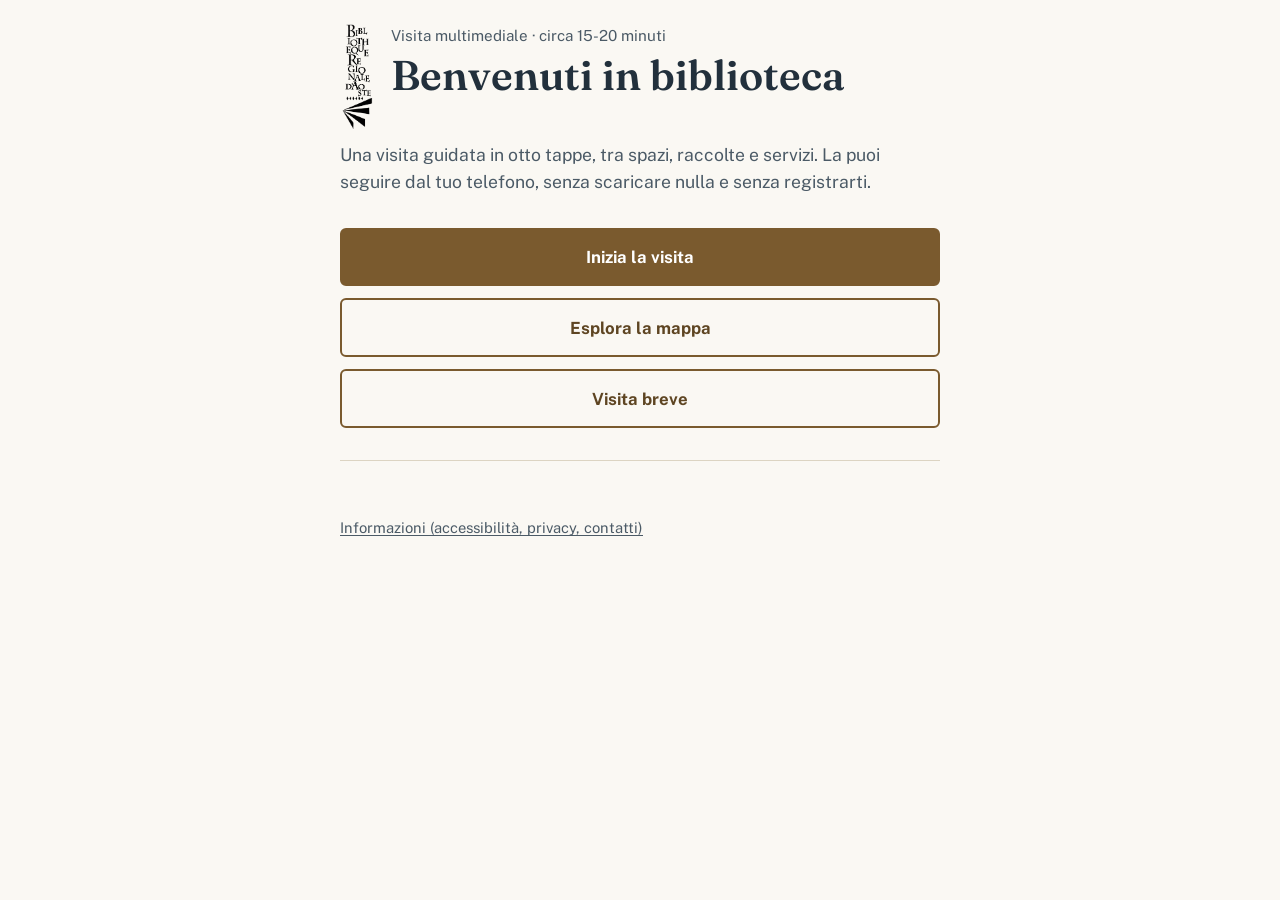
<file: index.html>
<!doctype html>
<html lang="it">
<head>
  <meta charset="utf-8" />
  <meta name="viewport" content="width=device-width, initial-scale=1" />
  <title>Visita multimediale in biblioteca</title>
  <meta name="description" content="Una visita guidata in otto tappe, dal tuo smartphone, senza installazione." />
  <link rel="stylesheet" href="assets/css/style.css" />
</head>
<body>
  <a class="skip-link" href="#main">Vai al contenuto</a>
  <main id="main" class="container">
    <div class="header-lockup">
      <span class="brand-logo-link" aria-hidden="true">
        <img class="brand-logo" src="assets/media/logo-biblioteca.png" alt="Biblioteca regionale B. Salvadori" />
      </span>
      <div class="header-lockup__text">
        <p class="eyebrow">Visita multimediale &middot; circa 15-20 minuti</p>
        <h1>Benvenuti in biblioteca</h1>
      </div>
    </div>
    <p class="subtitle">
      Una visita guidata in otto tappe, tra spazi, raccolte e servizi. La puoi
      seguire dal tuo telefono, senza scaricare nulla e senza registrarti.
    </p>

    <div style="margin-top: 2rem;">
      <a class="button" href="q/01/?facile=0">Inizia la visita</a>
      <a class="button button--secondary" href="mappa/">Esplora la mappa</a>
      <a class="button button--secondary" href="q/01/?facile=1">Visita breve</a>
    </div>

    <hr class="divider" />
    
    <a class="footer-link" href="informazioni/">Informazioni (accessibilità, privacy, contatti)</a>
  </main>
</body>
</html>
</file>
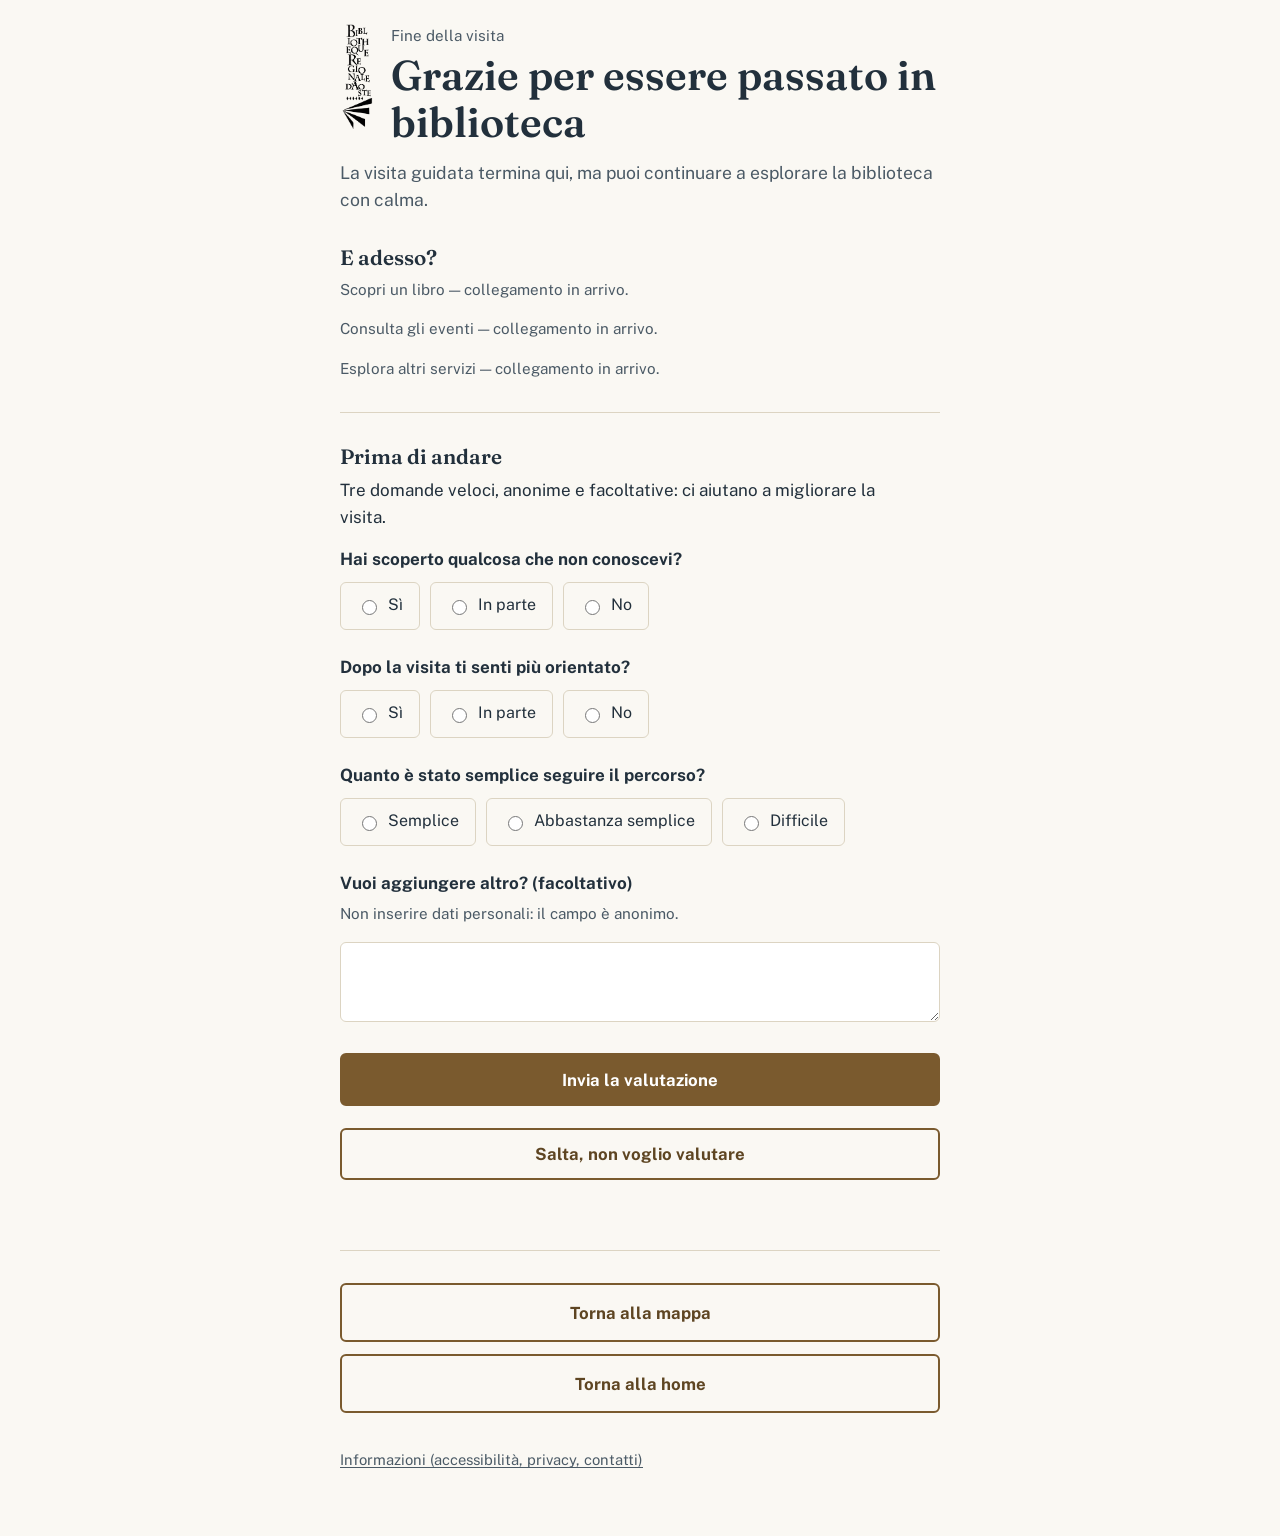
<file: conclusione/index.html>
<!doctype html>
<html lang="it">
<head>
  <meta charset="utf-8" />
  <meta name="viewport" content="width=device-width, initial-scale=1" />
  <title>Grazie per la visita — Biblioteca</title>
  <link rel="stylesheet" href="../assets/css/style.css" />
</head>
<body>
  <a class="skip-link" href="#main">Vai al contenuto</a>
  <main id="main" class="container">
    <div class="header-lockup">
      <a class="brand-logo-link" href="../" aria-label="Torna alla pagina iniziale">
        <img class="brand-logo" src="../assets/media/logo-biblioteca.png" alt="Biblioteca regionale B. Salvadori" />
      </a>
      <div class="header-lockup__text">
        <p class="eyebrow">Fine della visita</p>
        <h1>Grazie per essere passato in biblioteca</h1>
      </div>
    </div>
    <p class="subtitle">La visita guidata termina qui, ma puoi continuare a esplorare la biblioteca con calma.</p>

    <h2>E adesso?</h2>
    <div id="azioni-root">
      <p class="state-message">Caricamento…</p>
    </div>

    <hr class="divider" />

    <h2>Prima di andare</h2>
    <p>Tre domande veloci, anonime e facoltative: ci aiutano a migliorare la visita.</p>
    <div id="valutazione-root"></div>

    <hr class="divider" />
    <a class="button button--secondary" href="../mappa/">Torna alla mappa</a>
    <a class="button button--secondary" href="../">Torna alla home</a>
    <a class="footer-link" href="../informazioni/">Informazioni (accessibilità, privacy, contatti)</a>
  </main>

  <script src="../assets/js/config.js"></script>
  <script src="../assets/js/api.js"></script>
  <script src="../assets/js/conclusione.js"></script>
</body>
</html>
</file>
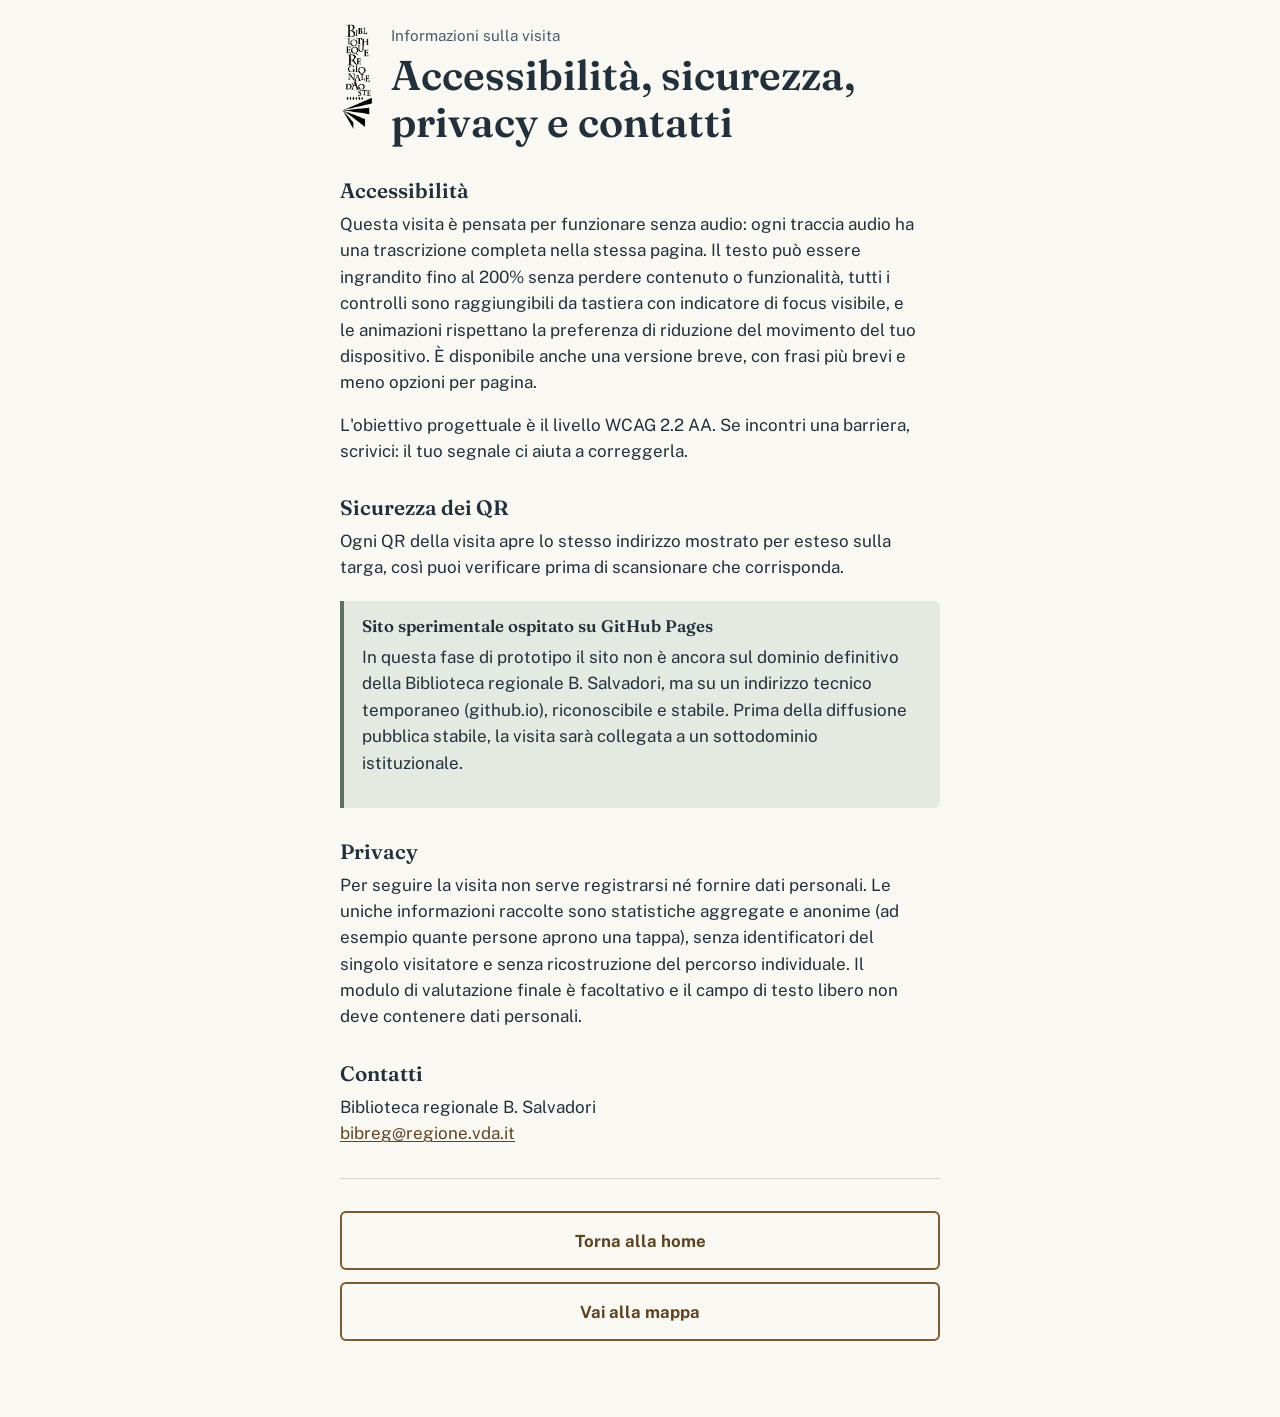
<file: informazioni/index.html>
<!doctype html>
<html lang="it">
<head>
  <meta charset="utf-8" />
  <meta name="viewport" content="width=device-width, initial-scale=1" />
  <title>Informazioni — Visita in biblioteca</title>
  <link rel="stylesheet" href="../assets/css/style.css" />
</head>
<body>
  <a class="skip-link" href="#main">Vai al contenuto</a>
  <main id="main" class="container">
    <div class="header-lockup">
      <a class="brand-logo-link" href="../" aria-label="Torna alla pagina iniziale">
        <img class="brand-logo" src="../assets/media/logo-biblioteca.png" alt="Biblioteca regionale B. Salvadori" />
      </a>
      <div class="header-lockup__text">
        <p class="eyebrow">Informazioni sulla visita</p>
        <h1>Accessibilità, sicurezza, privacy e contatti</h1>
      </div>
    </div>

    <h2>Accessibilità</h2>
    <p>
      Questa visita è pensata per funzionare senza audio: ogni traccia audio
      ha una trascrizione completa nella stessa pagina. Il testo può essere
      ingrandito fino al 200% senza perdere contenuto o funzionalità, tutti i
      controlli sono raggiungibili da tastiera con indicatore di focus
      visibile, e le animazioni rispettano la preferenza di riduzione del
      movimento del tuo dispositivo. È disponibile anche una versione breve,
      con frasi più brevi e meno opzioni per pagina.
    </p>
    <p>
      L'obiettivo progettuale è il livello WCAG 2.2 AA. Se incontri una
      barriera, scrivici: il tuo segnale ci aiuta a correggerla.
    </p>

    <h2>Sicurezza dei QR</h2>
    <p>
      Ogni QR della visita apre lo stesso indirizzo mostrato per esteso sulla
      targa, così puoi verificare prima di scansionare che corrisponda.
    </p>
    <div class="box">
      <h2>Sito sperimentale ospitato su GitHub Pages</h2>
      <p>
        In questa fase di prototipo il sito non è ancora sul dominio
        definitivo della Biblioteca regionale B. Salvadori, ma su un indirizzo
        tecnico temporaneo (github.io), riconoscibile e stabile. Prima della
        diffusione pubblica stabile, la visita sarà collegata a un
        sottodominio istituzionale.
      </p>
    </div>

    <h2>Privacy</h2>
    <p>
      Per seguire la visita non serve registrarsi né fornire dati personali.
      Le uniche informazioni raccolte sono statistiche aggregate e anonime
      (ad esempio quante persone aprono una tappa), senza identificatori del
      singolo visitatore e senza ricostruzione del percorso individuale. Il
      modulo di valutazione finale è facoltativo e il campo di testo libero
      non deve contenere dati personali.
    </p>

    <h2>Contatti</h2>
    <p>
      Biblioteca regionale B. Salvadori<br />
      <a href="mailto:bibreg@regione.vda.it">bibreg@regione.vda.it</a>
    </p>

    <hr class="divider" />
    <a class="button button--secondary" href="../">Torna alla home</a>
    <a class="button button--secondary" href="../mappa/">Vai alla mappa</a>
  </main>
</body>
</html>
</file>
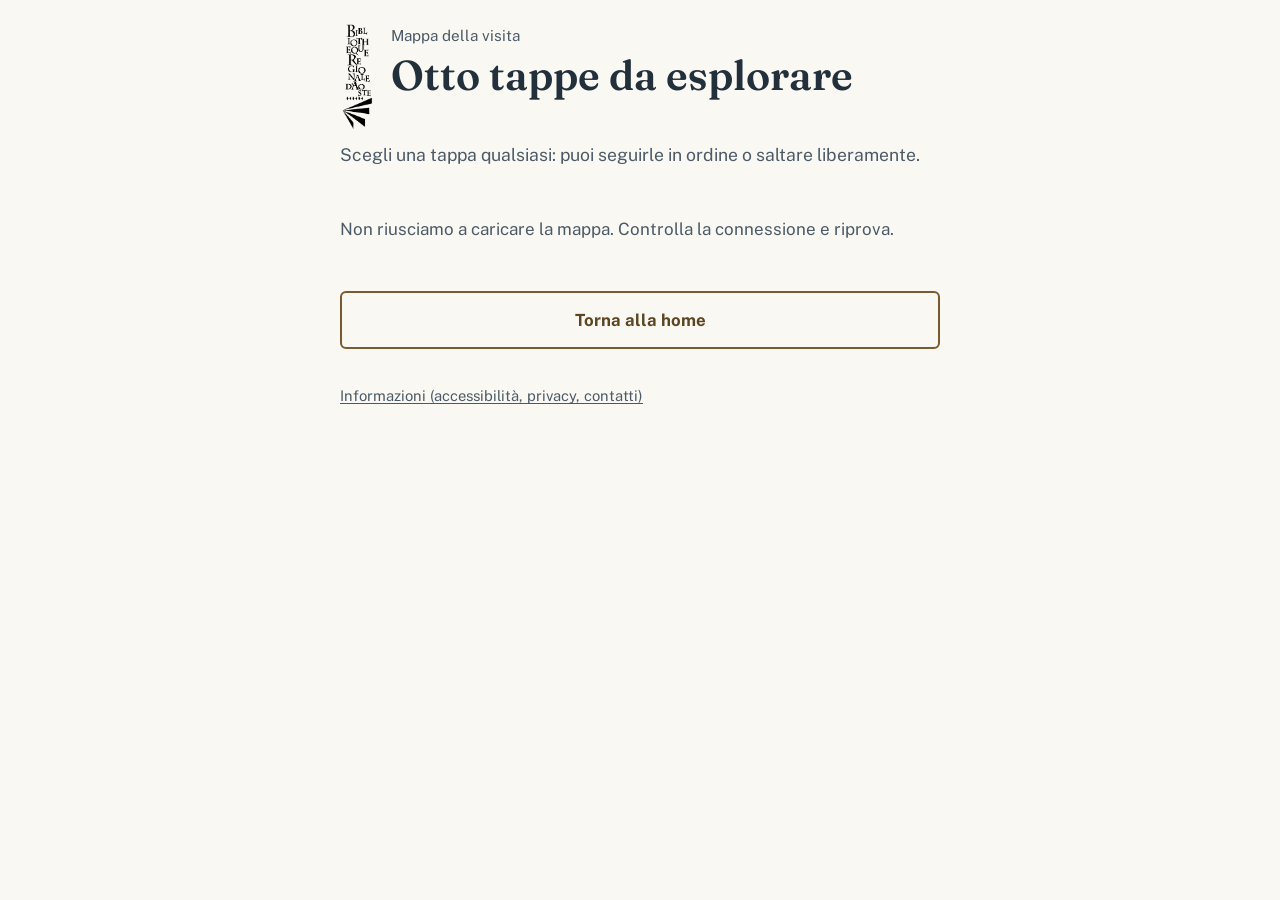
<file: mappa/index.html>
<!doctype html>
<html lang="it">
<head>
  <meta charset="utf-8" />
  <meta name="viewport" content="width=device-width, initial-scale=1" />
  <title>Mappa della visita — Biblioteca</title>
  <link rel="stylesheet" href="../assets/css/style.css" />
</head>
<body>
  <a class="skip-link" href="#main">Vai al contenuto</a>
  <main id="main" class="container">
    <div class="header-lockup">
      <a class="brand-logo-link" href="../" aria-label="Torna alla pagina iniziale">
        <img class="brand-logo" src="../assets/media/logo-biblioteca.png" alt="Biblioteca regionale B. Salvadori" />
      </a>
      <div class="header-lockup__text">
        <p class="eyebrow">Mappa della visita</p>
        <h1>Otto tappe da esplorare</h1>
      </div>
    </div>
    <p class="subtitle">Scegli una tappa qualsiasi: puoi seguirle in ordine o saltare liberamente.</p>

    <div id="mappa-root"></div>

    <a class="button button--secondary" href="../">Torna alla home</a>
    <a class="footer-link" href="../informazioni/">Informazioni (accessibilità, privacy, contatti)</a>
  </main>

  <script src="../assets/js/config.js"></script>
  <script src="../assets/js/api.js"></script>
  <script src="../assets/js/mappa.js"></script>
</body>
</html>
</file>
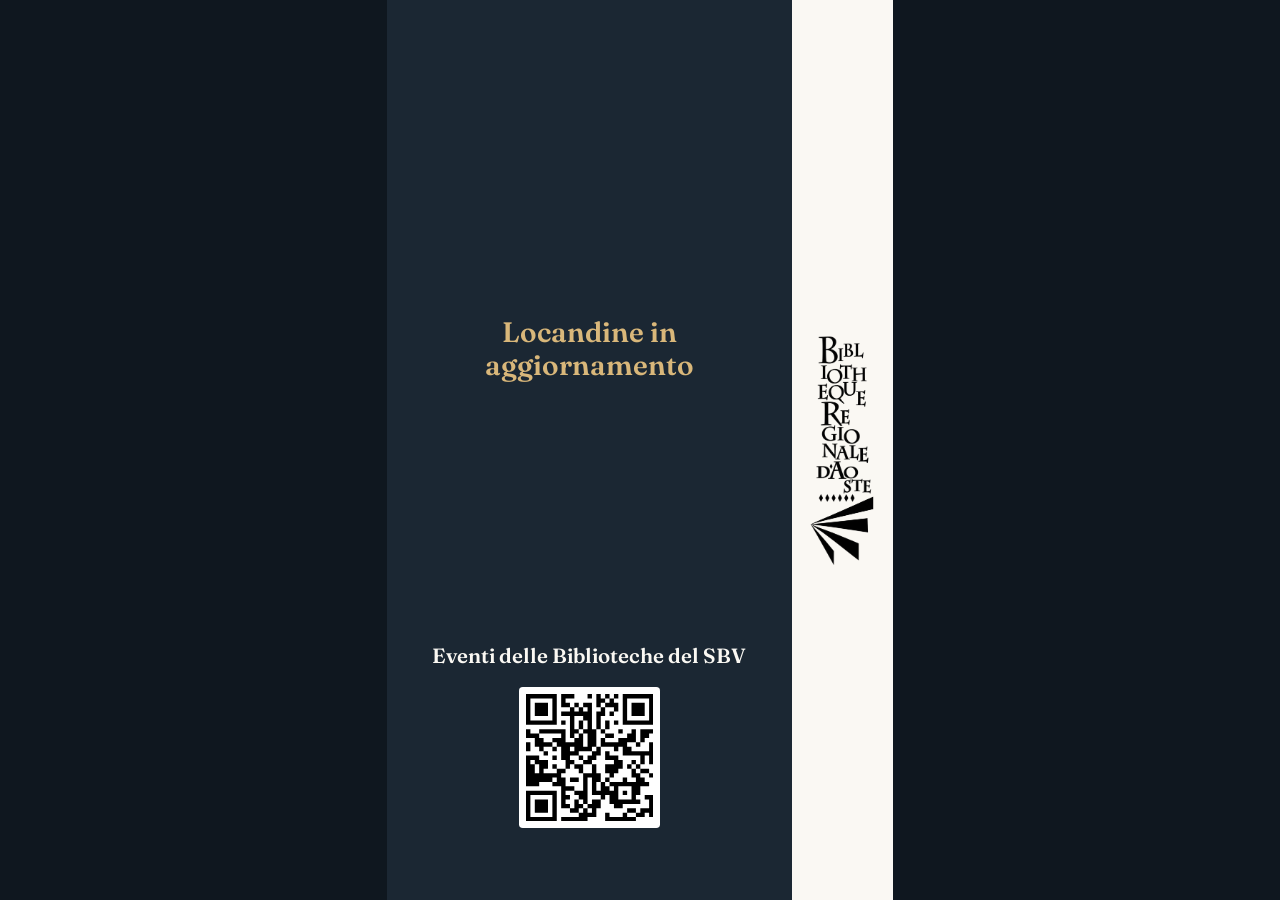
<file: tv-verticale/index.html>
<!doctype html>
<html lang="it">
<head>
  <meta charset="utf-8" />
  <meta name="viewport" content="width=device-width, initial-scale=1" />
  <meta name="robots" content="noindex" />
  <title>Canale TV verticale — Biblioteca</title>
  <link rel="stylesheet" href="../assets/css/tv-verticale.css" />
</head>
<!-- data-feed: quale elenco leggere (solo locandine, tutte quelle idonee).
     data-fallback-titolo: messaggio mostrato solo se non c'e' rete e non c'e'
     nessuna sequenza salvata. -->
<body data-feed="tv_verticale" data-fallback-titolo="Locandine in aggiornamento">
  <div class="stage">
    <main class="area" id="area" aria-live="off">
      <div class="slide" id="slide"></div>
      <p class="caption">Eventi delle Biblioteche del SBV</p>
      <!-- QR della pagina degli eventi: lo disegna tv.js (indirizzo in EVENTI_URL, in cima a tv.js) -->
      <div class="caption-qr" id="qr-eventi" role="img" aria-label="Codice QR per la pagina degli eventi"></div>
    </main>

    <aside class="band" aria-label="Biblioteca regionale B. Salvadori">
      <img class="band-logo" src="../assets/media/logo-biblioteca.png"
           alt="Biblioteca regionale B. Salvadori" />
    </aside>

    <!-- Piè tecnico: visibile solo al personale (tasto "i" oppure ?staff=1) -->
    <footer class="tech" id="tech" hidden></footer>
  </div>

  <script src="../assets/js/config.js"></script>
  <script src="../assets/js/vendor/qrcode.js"></script>
  <script src="../assets/js/tv.js"></script>
</body>
</html>
</file>
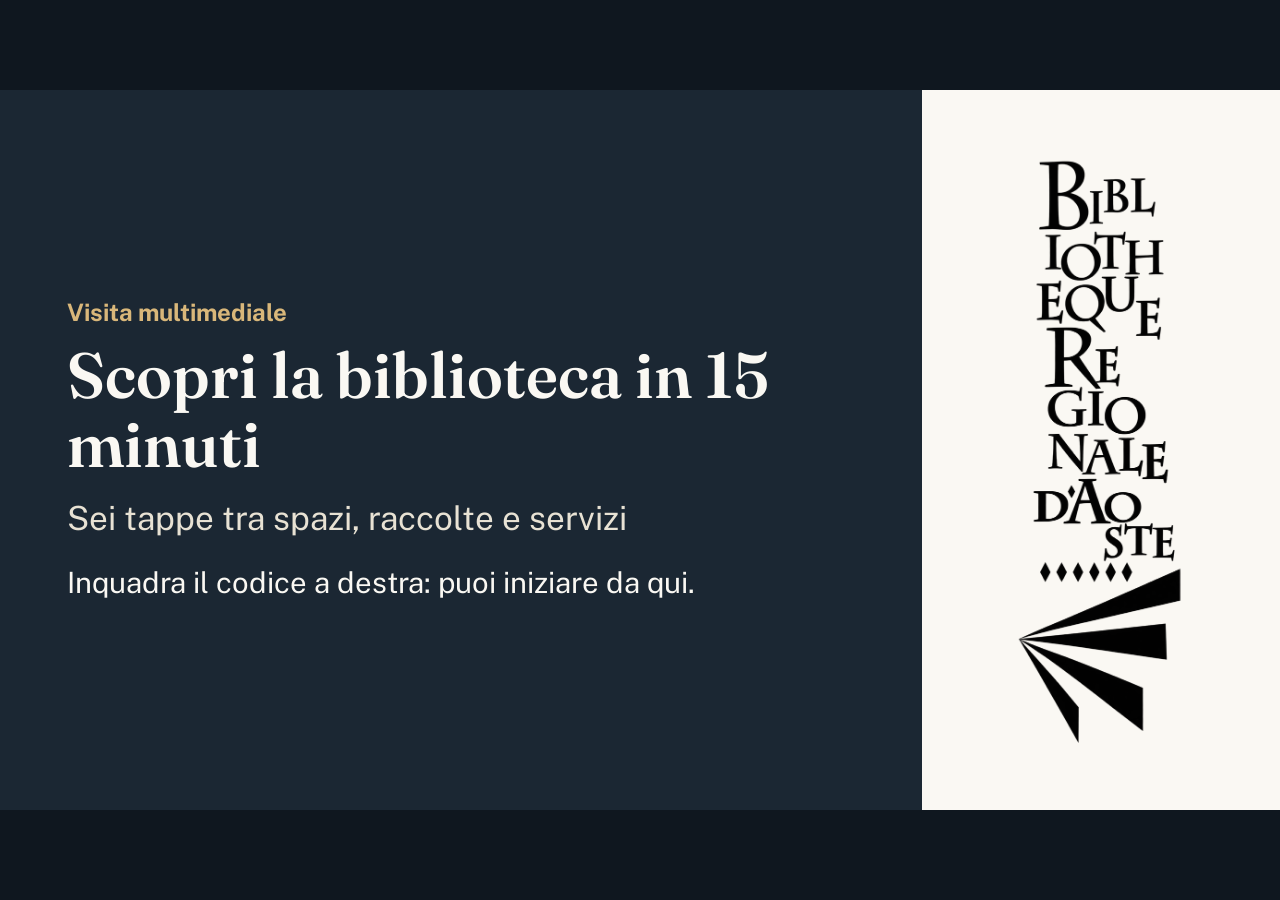
<file: tv/index.html>
<!doctype html>
<html lang="it">
<head>
  <meta charset="utf-8" />
  <meta name="viewport" content="width=device-width, initial-scale=1" />
  <meta name="robots" content="noindex" />
  <title>Canale TV — Biblioteca</title>
  <link rel="stylesheet" href="../assets/css/tv.css" />
</head>
<body>
  <div class="stage">
    <main class="area" id="area" aria-live="off">
      <div class="slide" id="slide"></div>
    </main>

    <aside class="band" aria-label="Come iniziare la visita">
      <img class="band-logo" src="../assets/media/logo-biblioteca.png"
           alt="Biblioteca regionale B. Salvadori" />
      <div class="band-qr" id="qr" role="img" aria-label="Codice QR per iniziare la visita"></div>
      <p class="band-url" id="url"></p>
	  <p class="band-cta">Scopri la biblioteca in 15 minuti</p>
    </aside>

    <!-- Piè tecnico: visibile solo al personale (tasto "i" oppure ?staff=1) -->
    <footer class="tech" id="tech" hidden></footer>
  </div>

  <script src="../assets/js/config.js"></script>
  <script src="../assets/js/vendor/qrcode.js"></script>
  <script src="../assets/js/tv.js"></script>
</body>
</html>
</file>
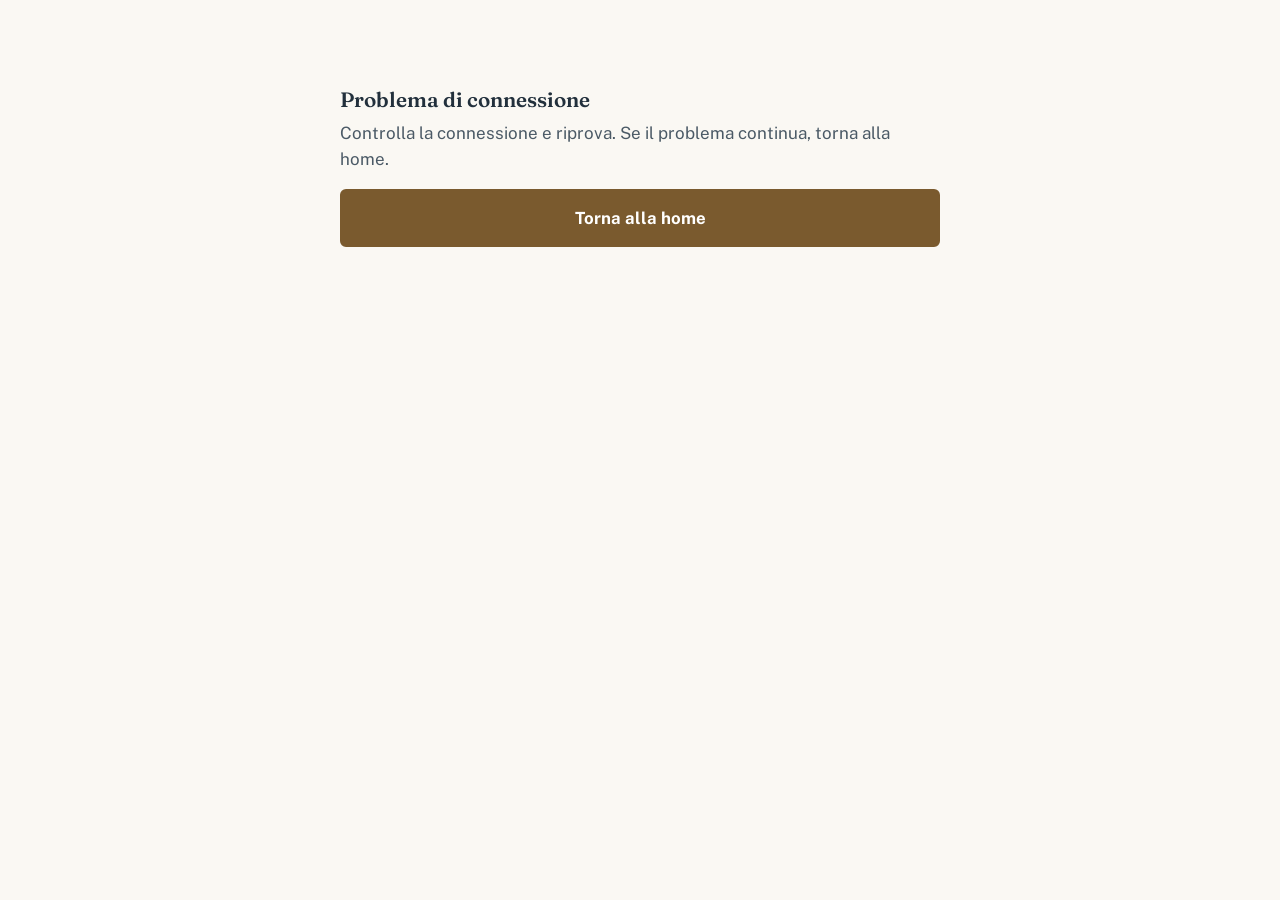
<file: q/01/index.html>
<!doctype html>
<html lang="it">
<head>
  <meta charset="utf-8" />
  <meta name="viewport" content="width=device-width, initial-scale=1" />
  <title>Tappa 1 — Visita in biblioteca</title>
  <link rel="stylesheet" href="../../assets/css/style.css" />
</head>
<body>
  <a class="skip-link" href="#main">Vai al contenuto</a>
  <main id="main" class="container">
    <div id="tappa-root"></div>
  </main>

  <script>
    // Identificatore permanente: questo URL (/q/01/) non cambia anche se
    // cambia lo slug editoriale del contenuto (doc 01 §5).
    window.TAPPA_SLUG = 'benvenuti-in-biblioteca';
  </script>
  <script src="../../assets/js/config.js"></script>
  <script src="../../assets/js/api.js"></script>
  <script src="../../assets/js/tappa.js"></script>
</body>
</html>
</file>
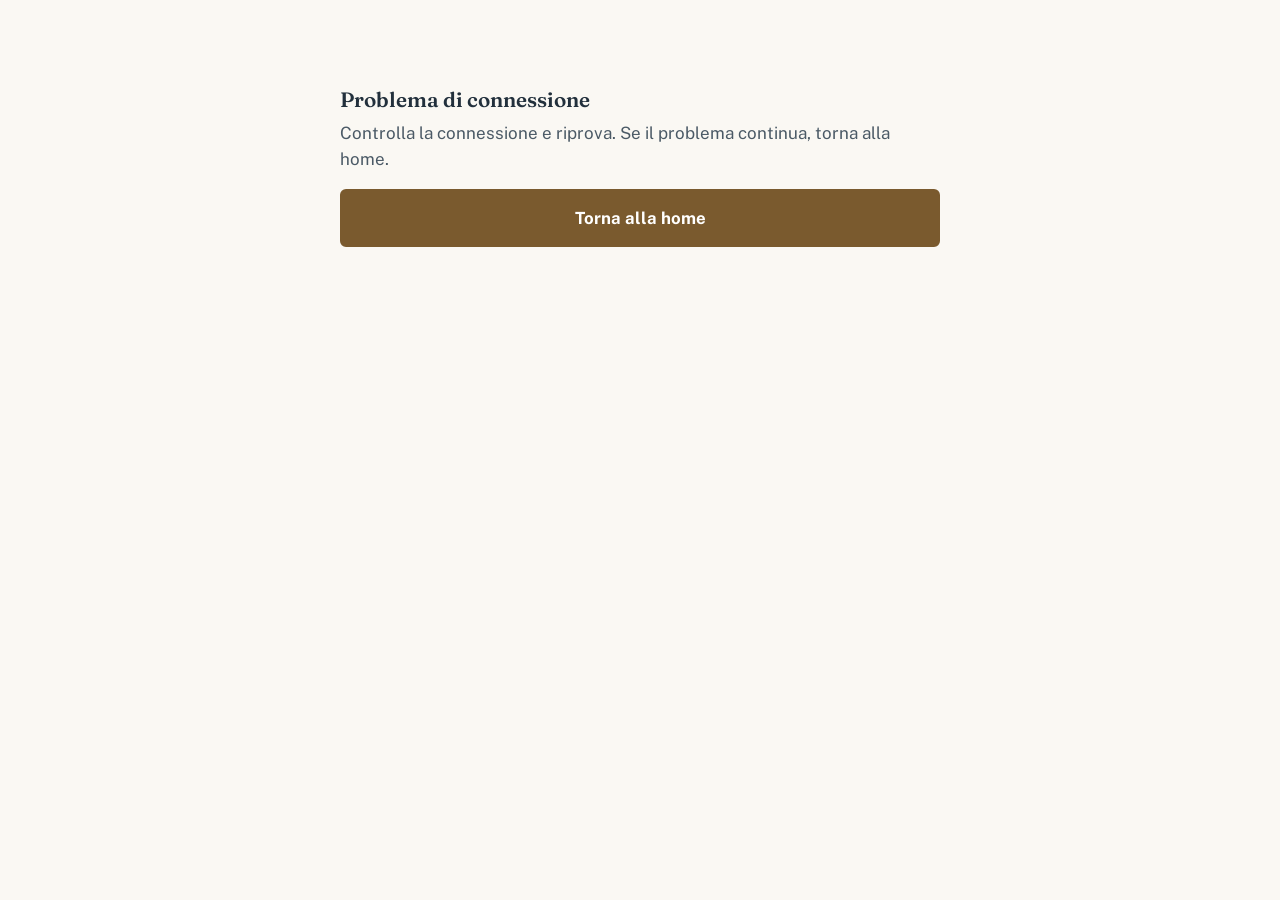
<file: q/02/index.html>
<!doctype html>
<html lang="it">
<head>
  <meta charset="utf-8" />
  <meta name="viewport" content="width=device-width, initial-scale=1" />
  <title>Tappa 2 — Visita in biblioteca</title>
  <link rel="stylesheet" href="../../assets/css/style.css" />
</head>
<body>
  <a class="skip-link" href="#main">Vai al contenuto</a>
  <main id="main" class="container">
    <div id="tappa-root"></div>
  </main>

  <script>
    // Identificatore permanente: questo URL (/q/01/) non cambia anche se
    // cambia lo slug editoriale del contenuto (doc 01 §5).
    window.TAPPA_SLUG = 'il-viaggio-di-un-libro';
  </script>
  <script src="../../assets/js/config.js"></script>
  <script src="../../assets/js/api.js"></script>
  <script src="../../assets/js/tappa.js"></script>
</body>
</html>
</file>
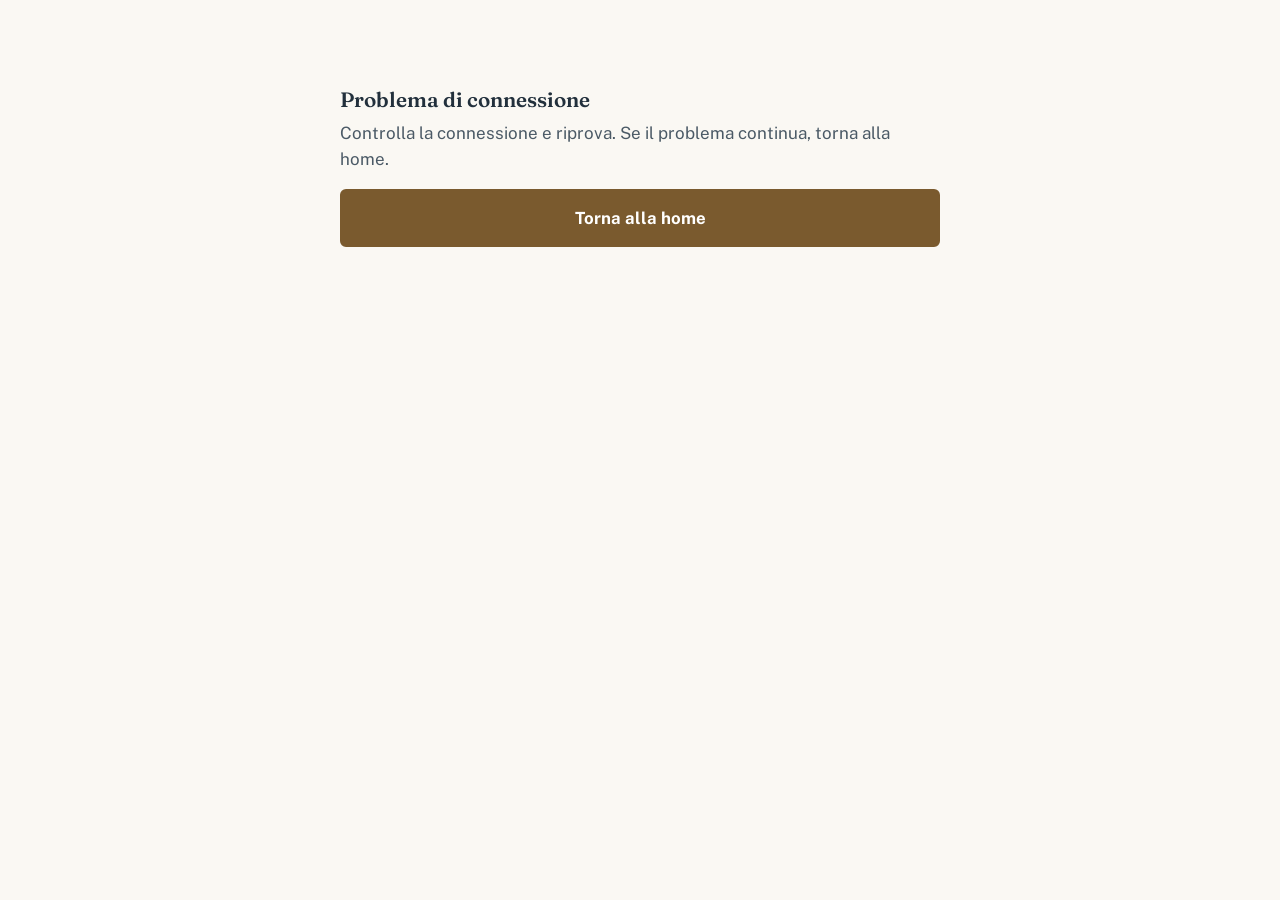
<file: q/03/index.html>
<!doctype html>
<html lang="it">
<head>
  <meta charset="utf-8" />
  <meta name="viewport" content="width=device-width, initial-scale=1" />
  <title>Tappa 3 — Visita in biblioteca</title>
  <link rel="stylesheet" href="../../assets/css/style.css" />
</head>
<body>
  <a class="skip-link" href="#main">Vai al contenuto</a>
  <main id="main" class="container">
    <div id="tappa-root"></div>
  </main>

  <script>
    // Identificatore permanente: questo URL (/q/01/) non cambia anche se
    // cambia lo slug editoriale del contenuto (doc 01 §5).
    window.TAPPA_SLUG = 'come-trovare-il-libro';
  </script>
  <script src="../../assets/js/config.js"></script>
  <script src="../../assets/js/api.js"></script>
  <script src="../../assets/js/tappa.js"></script>
</body>
</html>
</file>
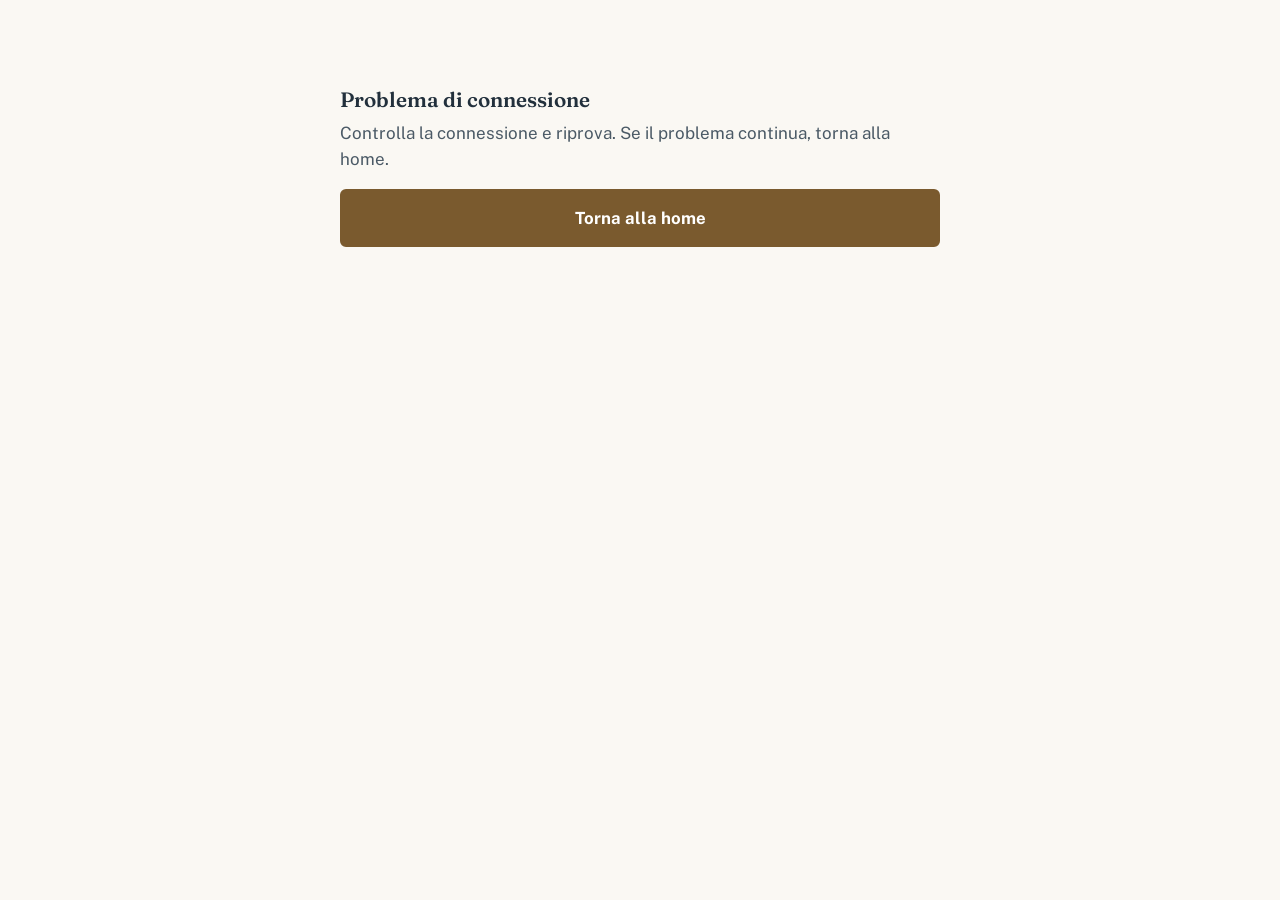
<file: q/04/index.html>
<!doctype html>
<html lang="it">
<head>
  <meta charset="utf-8" />
  <meta name="viewport" content="width=device-width, initial-scale=1" />
  <title>Tappa 4 — Visita in biblioteca</title>
  <link rel="stylesheet" href="../../assets/css/style.css" />
</head>
<body>
  <a class="skip-link" href="#main">Vai al contenuto</a>
  <main id="main" class="container">
    <div id="tappa-root"></div>
  </main>

  <script>
    // Identificatore permanente: questo URL (/q/01/) non cambia anche se
    // cambia lo slug editoriale del contenuto (doc 01 §5).
    window.TAPPA_SLUG = 'la-biblioteca-cresce';
  </script>
  <script src="../../assets/js/config.js"></script>
  <script src="../../assets/js/api.js"></script>
  <script src="../../assets/js/tappa.js"></script>
</body>
</html>
</file>
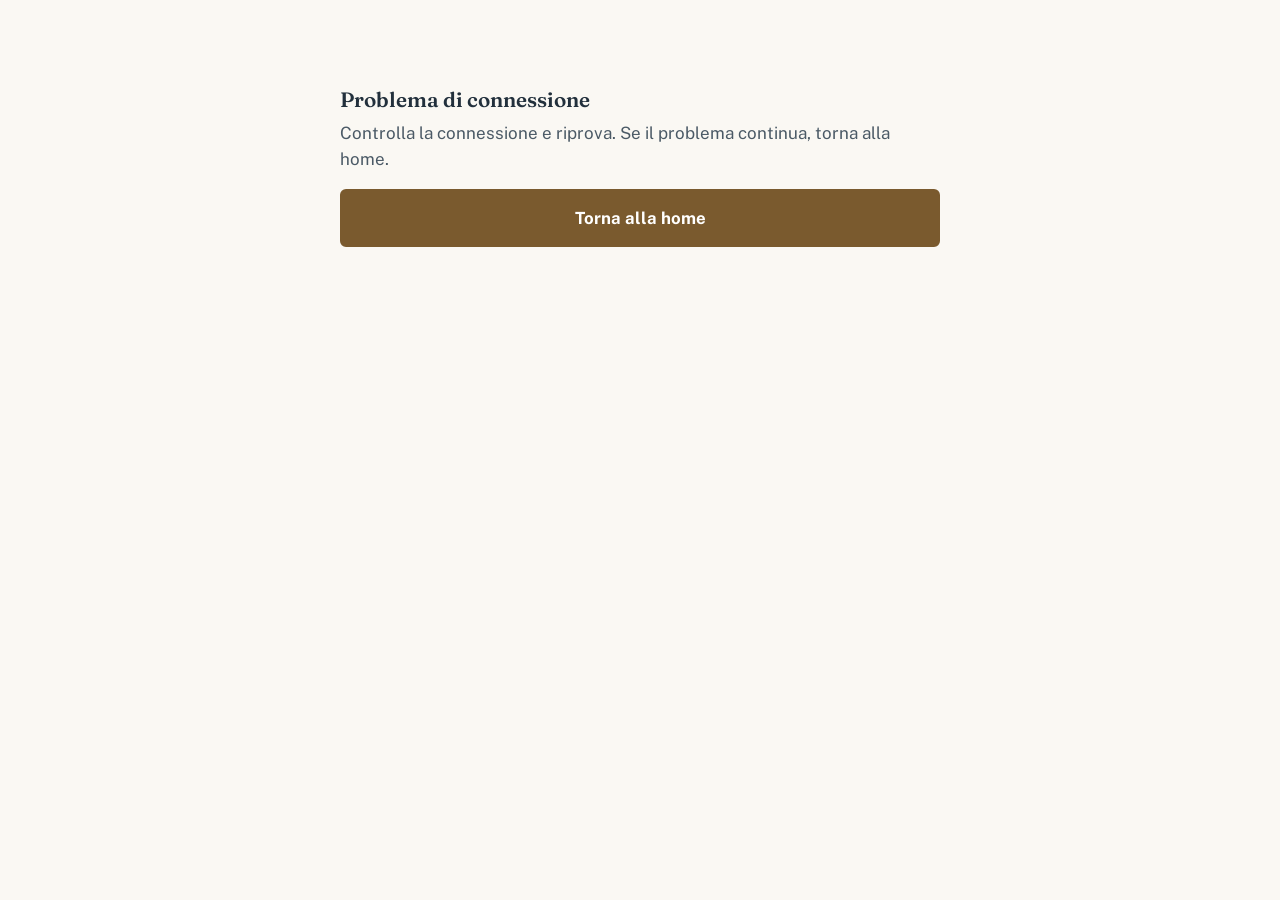
<file: q/05/index.html>
<!doctype html>
<html lang="it">
<head>
  <meta charset="utf-8" />
  <meta name="viewport" content="width=device-width, initial-scale=1" />
  <title>Tappa 5 — Visita in biblioteca</title>
  <link rel="stylesheet" href="../../assets/css/style.css" />
</head>
<body>
  <a class="skip-link" href="#main">Vai al contenuto</a>
  <main id="main" class="container">
    <div id="tappa-root"></div>
  </main>

  <script>
    // Identificatore permanente: questo URL (/q/01/) non cambia anche se
    // cambia lo slug editoriale del contenuto (doc 01 §5).
    window.TAPPA_SLUG = 'memoria-del-territorio';
  </script>
  <script src="../../assets/js/config.js"></script>
  <script src="../../assets/js/api.js"></script>
  <script src="../../assets/js/tappa.js"></script>
</body>
</html>
</file>
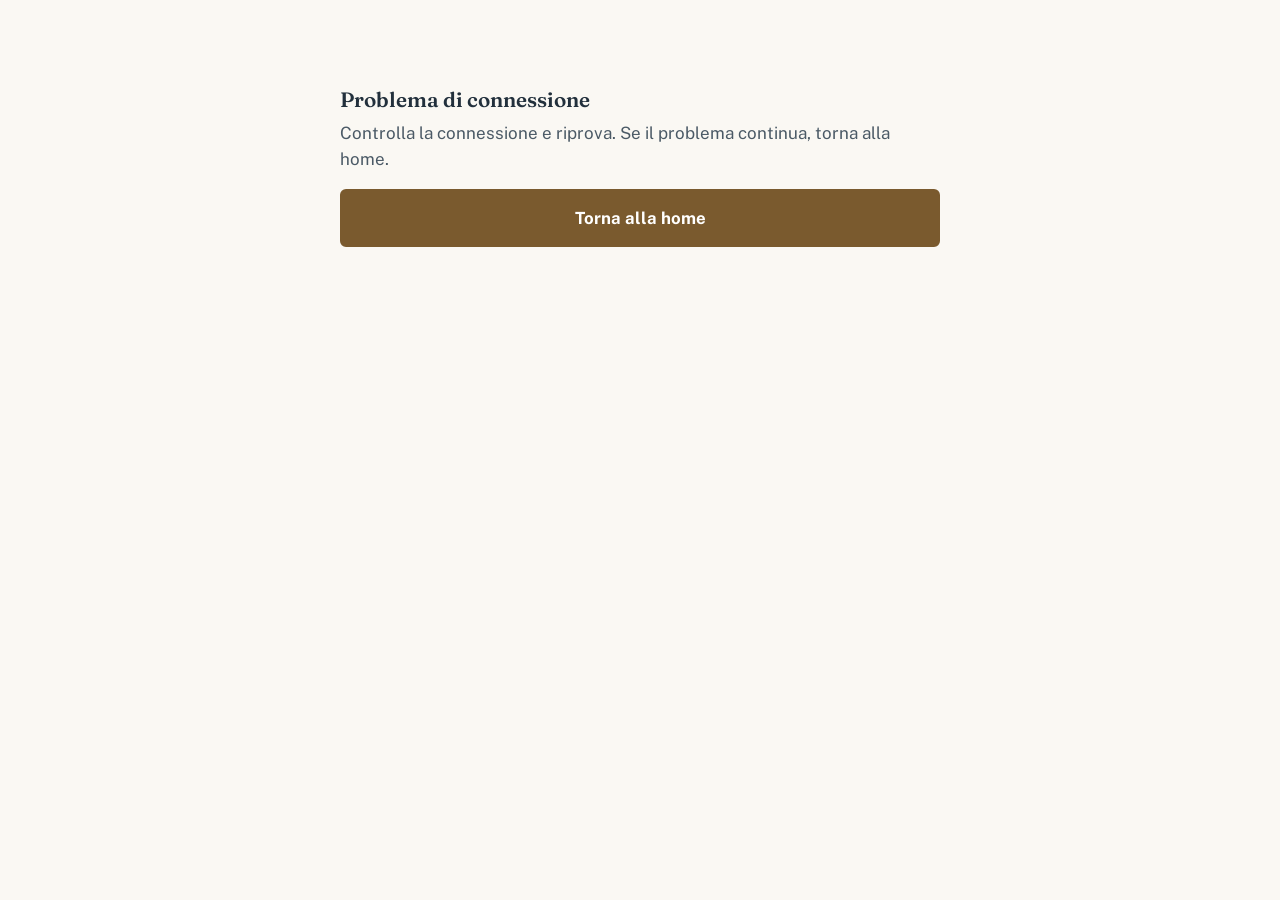
<file: q/06/index.html>
<!doctype html>
<html lang="it">
<head>
  <meta charset="utf-8" />
  <meta name="viewport" content="width=device-width, initial-scale=1" />
  <title>Tappa 6 — Visita in biblioteca</title>
  <link rel="stylesheet" href="../../assets/css/style.css" />
</head>
<body>
  <a class="skip-link" href="#main">Vai al contenuto</a>
  <main id="main" class="container">
    <div id="tappa-root"></div>
  </main>

  <script>
    // Identificatore permanente: questo URL (/q/01/) non cambia anche se
    // cambia lo slug editoriale del contenuto (doc 01 §5).
    window.TAPPA_SLUG = 'oltre-i-libri';
  </script>
  <script src="../../assets/js/config.js"></script>
  <script src="../../assets/js/api.js"></script>
  <script src="../../assets/js/tappa.js"></script>
</body>
</html>
</file>
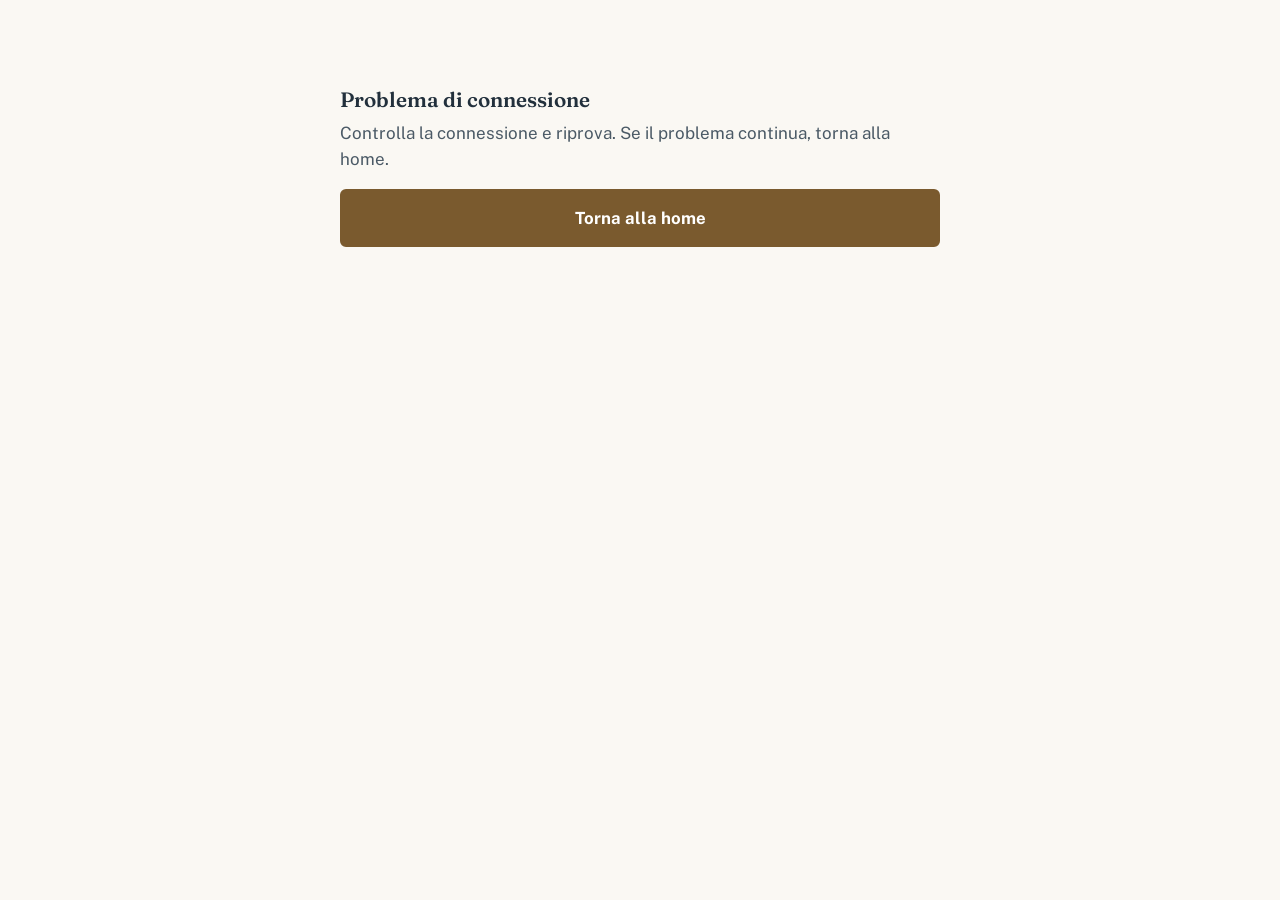
<file: q/07/index.html>
<!doctype html>
<html lang="it">
<head>
  <meta charset="utf-8" />
  <meta name="viewport" content="width=device-width, initial-scale=1" />
  <title>Tappa — Visita in biblioteca</title>
  <link rel="stylesheet" href="../../assets/css/style.css" />
</head>
<body>
  <a class="skip-link" href="#main">Vai al contenuto</a>
  <main id="main" class="container">
    <div id="tappa-root"></div>
  </main>

  <!-- Pagina identica per ogni tappa: il numero si ricava dal nome di questa
       cartella (/q/0N/), letto da assets/js/tappa.js. Per aggiungere una
       tappa, duplica questa cartella e rinominala: nessuna riga da
       modificare qui dentro. -->
  <script src="../../assets/js/config.js"></script>
  <script src="../../assets/js/api.js"></script>
  <script src="../../assets/js/tappa.js"></script>
</body>
</html>
</file>
<file: assets/css/style.css>
/* Visita multimediale in biblioteca — stile condiviso */

@import url('https://fonts.googleapis.com/css2?family=Fraunces:opsz,wght@9..144,400;9..144,600&family=Public+Sans:wght@400;500;700&display=swap');

:root {
  --color-bg: #faf8f3;
  --color-bg-alt: #f1ece0;
  --color-ink: #22303c;
  --color-ink-soft: #4b5a66;
  --color-accent: #7a5a2e;
  --color-accent-dark: #5e4522;
  --color-sage: #5f7161;
  --color-sage-bg: #e4e9e2;
  --color-border: #dcd4c2;
  --font-display: 'Fraunces', Georgia, 'Times New Roman', serif;
  --font-body: 'Public Sans', -apple-system, BlinkMacSystemFont, 'Segoe UI', Roboto, sans-serif;
  --radius: 6px;
  --max-width: 640px;
}

* { box-sizing: border-box; }

html { -webkit-text-size-adjust: 100%; }

body {
  margin: 0;
  background: var(--color-bg);
  color: var(--color-ink);
  font-family: var(--font-body);
  font-size: 1.0625rem;
  line-height: 1.55;
}

.container {
  max-width: var(--max-width);
  margin: 0 auto;
  padding: 1.5rem 1.25rem 4rem;
}

h1, h2, h3 {
  font-family: var(--font-display);
  font-weight: 600;
  line-height: 1.15;
  margin: 0 0 0.5rem;
  color: var(--color-ink);
}

h1 { font-size: clamp(1.9rem, 6vw, 2.6rem); }
h2 { font-size: 1.3rem; margin-top: 2rem; }

p { margin: 0 0 1rem; max-width: 34em; }

a { color: var(--color-accent-dark); }
a:not(.button) { text-decoration-thickness: 1px; text-underline-offset: 2px; }

.eyebrow {
  font-family: var(--font-body);
  font-size: 0.95rem;
  color: var(--color-ink-soft);
  margin: 0 0 0.35rem;
}

.subtitle {
  font-size: 1.1rem;
  color: var(--color-ink-soft);
}

/* Skip link per navigazione da tastiera */
.skip-link {
  position: absolute;
  left: -999px;
  top: 0;
  background: var(--color-ink);
  color: #fff;
  padding: 0.75rem 1rem;
  z-index: 10;
}
.skip-link:focus {
  left: 1rem;
  top: 1rem;
}

/* Focus visibile ovunque (NFR-07 / accessibilità) */
a:focus-visible,
button:focus-visible,
summary:focus-visible {
  outline: 3px solid var(--color-accent);
  outline-offset: 2px;
}

.button {
  display: block;
  width: 100%;
  min-height: 52px;
  padding: 0.9rem 1.25rem;
  margin-bottom: 0.75rem;
  border: 2px solid var(--color-accent);
  border-radius: var(--radius);
  background: var(--color-accent);
  color: #fff;
  font-family: var(--font-body);
  font-weight: 700;
  font-size: 1.05rem;
  text-align: center;
  text-decoration: none;
  cursor: pointer;
}
.button:hover { background: var(--color-accent-dark); border-color: var(--color-accent-dark); }

.button--secondary {
  background: transparent;
  color: var(--color-accent-dark);
}
.button--secondary:hover { background: var(--color-bg-alt); }

.button[disabled],
.button--muted {
  background: transparent;
  border-color: var(--color-border);
  color: var(--color-ink-soft);
  cursor: default;
}

.image-frame {
  width: 100%;
  border-radius: var(--radius);
  border: 1px solid var(--color-border);
  overflow: hidden;
  margin: 1rem 0 1.25rem;
  background: var(--color-bg-alt);
}
.image-frame img { width: 100%; display: block; }

.box {
  border-left: 4px solid var(--color-sage);
  background: var(--color-sage-bg);
  padding: 1rem 1.1rem;
  border-radius: 0 var(--radius) var(--radius) 0;
  margin: 1.25rem 0;
}
.box h2 { margin-top: 0; font-size: 1.05rem; }

.divider {
  border: none;
  border-top: 1px solid var(--color-border);
  margin: 2rem 0;
}

.nav-tappa {
  display: flex;
  flex-direction: column;
  gap: 0.6rem;
  margin-top: 1.5rem;
}

.nav-status {
  font-size: 0.95rem;
  color: var(--color-ink-soft);
  margin-top: 0.4rem;
  min-height: 1.3em;
}

.stop-list {
  list-style: none;
  margin: 0 0 1.5rem;
  padding: 0;
}
.stop-list li {
  border-bottom: 1px solid var(--color-border);
  padding: 0.9rem 0;
}
.stop-list a {
  font-family: var(--font-display);
  font-size: 1.15rem;
  font-weight: 600;
  text-decoration: none;
  color: var(--color-ink);
}
.stop-list a:hover { color: var(--color-accent-dark); }
.stop-number {
  display: inline-block;
  min-width: 1.6em;
  color: var(--color-ink-soft);
  font-family: var(--font-body);
  font-weight: 500;
}
.stop-list .stop-muted {
  color: var(--color-ink-soft);
}

.state-message {
  padding: 2rem 0;
  color: var(--color-ink-soft);
}

/* Testo facile: piu' grande, meno denso (doc 02 §2) */
body.facile { font-size: 1.2rem; }
body.facile p { max-width: 32em; line-height: 1.7; }

.image-frame--grande {
  aspect-ratio: 4 / 3;
}
.image-frame--grande img {
  width: 100%;
  height: 100%;
  object-fit: cover;
}

.mode-toggle {
  display: flex;
  gap: 0.5rem;
  margin-bottom: 1.25rem;
}
.mode-pill {
  flex: 1;
  min-height: 44px;
  border: 1px solid var(--color-border);
  border-radius: 999px;
  background: transparent;
  color: var(--color-ink-soft);
  font-family: var(--font-body);
  font-size: 0.95rem;
  font-weight: 500;
  cursor: pointer;
}
.mode-pill--active {
  background: var(--color-ink);
  border-color: var(--color-ink);
  color: #fff;
  font-weight: 700;
}

.footer-link {
  display: inline-block;
  margin-top: 1.5rem;
  font-size: 0.92rem;
  color: var(--color-ink-soft);
}

/* Modulo di valutazione finale (pagina conclusiva) */
.valutazione-domanda {
  border: none;
  padding: 0;
  margin: 0 0 1.5rem;
}
.valutazione-domanda legend,
.valutazione-domanda > label {
  font-family: var(--font-body);
  font-weight: 700;
  margin-bottom: 0.6rem;
  padding: 0;
}
.opzioni-risposta {
  display: flex;
  flex-wrap: wrap;
  gap: 0.6rem;
}
.opzione-risposta {
  display: flex;
  align-items: center;
  gap: 0.5rem;
  min-height: 48px;
  padding: 0.5rem 1rem;
  border: 1px solid var(--color-border);
  border-radius: var(--radius);
  cursor: pointer;
  font-size: 1rem;
}
.opzione-risposta:has(input:checked) {
  border-color: var(--color-ink);
  background: var(--color-bg-alt);
  font-weight: 700;
}
.opzione-risposta input {
  width: 1.15em;
  height: 1.15em;
}
textarea {
  width: 100%;
  font-family: var(--font-body);
  font-size: 1rem;
  padding: 0.65rem;
  border: 1px solid var(--color-border);
  border-radius: var(--radius);
  resize: vertical;
}

@media (prefers-reduced-motion: reduce) {
  * { animation: none !important; transition: none !important; }
}

/* Intestazione compatta con logo affiancato al titolo (Opzione A) */
.header-lockup {
  display: flex;
  align-items: flex-start;
  gap: 1rem;
  margin-bottom: 0.75rem;
}

.brand-logo-link {
  display: block;
  flex: 0 0 auto;
  line-height: 0;
  text-decoration: none;
}

.brand-logo {
  height: clamp(80px, 20vw, 105px);
  width: auto;
  display: block;
}

.header-lockup__text {
  flex: 1 1 auto;
  min-width: 0;
}

.header-lockup__text .eyebrow {
  margin: 0 0 0.25rem;
}

.header-lockup__text h1 {
  margin: 0;
}
</file>
<file: assets/css/tv-verticale.css>
/* Canale TV VERTICALE — layout progettato su 1080x1920 (monitor in verticale)
   e scalato con l'unita' --u. Tutti i valori sono espressi in "pixel di
   riferimento" su quello schermo. Stessa impostazione dello schermo
   orizzontale: area variabile blu a sinistra, fascia fissa bianca a destra. */

@import url('https://fonts.googleapis.com/css2?family=Fraunces:opsz,wght@9..144,600&family=Public+Sans:wght@400;700&display=swap');

:root {
  --u: min(calc(100vw / 1080), calc(100vh / 1920));
  --bg: #1b2733;
  --paper: #faf8f3;
  --ink: #22303c;
  --brass-light: #d9b77a;
  --font-display: 'Fraunces', Georgia, 'Times New Roman', serif;
  --font-body: 'Public Sans', -apple-system, 'Segoe UI', Roboto, sans-serif;
}

* { box-sizing: border-box; }

html, body {
  margin: 0;
  height: 100%;
  overflow: hidden;
  background: #0f171f; /* bordi neri se lo schermo non e' esattamente 9:16 */
  cursor: none;
  user-select: none;
}

.stage {
  position: relative;
  width: calc(var(--u) * 1080);
  height: calc(var(--u) * 1920);
  margin: 0 auto;
  top: 50%;
  transform: translateY(-50%);
  display: grid;
  grid-template-columns: 80% 20%;   /* area variabile | fascia fissa */
  background: var(--bg);
  color: var(--paper);
  font-family: var(--font-body);
  overflow: hidden;
}

/* -- Area variabile: locandina + scritta sotto ---------------------------- */

.area {
  position: relative;
  padding: calc(var(--u) * 40) calc(var(--u) * 28);
  display: flex;
  flex-direction: column;
  align-items: center;
  justify-content: center;
  gap: calc(var(--u) * 40);
}

/* Spazio riservato alla locandina, di altezza fissa: cosi' la scritta sotto
   resta sempre nello stesso punto. La locandina poggia sul fondo di questo
   spazio, quindi e' sempre attaccata alla scritta, qualunque sia la sua forma. */
.slide {
  width: 100%;
  height: calc(var(--u) * 1180);   /* aumenta/diminuisci per l'altezza massima della locandina */
  display: flex;
  align-items: flex-end;
  justify-content: center;
  opacity: 1;
  transition: opacity 450ms ease;
}
.slide.is-out { opacity: 0; }

.locandina-wrap {
  width: 100%;
  height: 100%;
  display: flex;
  align-items: flex-end;
  justify-content: center;
}
.locandina-img {
  max-width: 100%;
  max-height: 100%;
  width: auto;
  height: auto;
  object-fit: contain;   /* la locandina e' sempre mostrata intera, mai ritagliata */
  border-radius: calc(var(--u) * 6);
  box-shadow: 0 calc(var(--u) * 6) calc(var(--u) * 24) rgba(0, 0, 0, 0.35);
}

/* Scritta fissa sotto le locandine */
.caption {
  margin: 0;
  font-family: var(--font-display);
  font-weight: 600;
  font-size: calc(var(--u) * 44);
  line-height: 1.2;
  text-align: center;
  color: var(--paper);
}

/* QR della pagina degli eventi, sotto la scritta */
.caption-qr {
  flex: none;
  width: calc(var(--u) * 300);       /* lato del QR */
  height: calc(var(--u) * 300);
  padding: calc(var(--u) * 14);      /* margine bianco attorno al codice */
  background: #fff;
  border-radius: calc(var(--u) * 8);
}
.caption-qr svg { width: 100%; height: 100%; display: block; }

/* Schermata di emergenza (solo senza rete e senza dati salvati) */
.slide-text { margin: auto; text-align: center; }
.slide-text .label { margin: 0; }
.slide-text .title {
  margin: 0;
  font-family: var(--font-display);
  font-weight: 600;
  font-size: calc(var(--u) * 60);
  line-height: 1.15;
  color: var(--brass-light);
}

/* -- Fascia fissa: solo il logo ------------------------------------------- */

.band {
  background: var(--paper);
  display: flex;
  align-items: center;
  justify-content: center;
  padding: calc(var(--u) * 20);
}
.band-logo {
  max-width: 92%;
  max-height: calc(var(--u) * 620);
  width: auto;
  height: auto;
  object-fit: contain;
}

/* -- Piè tecnico (solo personale) ----------------------------------------- */

.tech {
  position: absolute;
  left: 0;
  bottom: 0;
  padding: calc(var(--u) * 8) calc(var(--u) * 16);
  font-size: calc(var(--u) * 22);
  color: #fff;
  background: rgba(0, 0, 0, 0.72);
}

@media (prefers-reduced-motion: reduce) {
  .slide { transition: none; }
}
</file>
<file: assets/css/tv.css>
/* Canale TV — layout progettato su 1920x1080 e scalato con l'unita' --u.
   Tutti i valori sono espressi in "pixel di riferimento Full HD". */

@import url('https://fonts.googleapis.com/css2?family=Fraunces:opsz,wght@9..144,600&family=Public+Sans:wght@400;700&display=swap');

:root {
  --u: min(calc(100vw / 1920), calc(100vh / 1080));
  --bg: #1b2733;
  --paper: #faf8f3;
  --ink: #22303c;
  --brass-light: #d9b77a;
  --brass-dark: #7a5a2e;
  --card: #efe9da;
  --font-display: 'Fraunces', Georgia, 'Times New Roman', serif;
  --font-body: 'Public Sans', -apple-system, 'Segoe UI', Roboto, sans-serif;
}

* { box-sizing: border-box; }

html, body {
  margin: 0;
  height: 100%;
  overflow: hidden;
  background: #0f171f; /* bordi neri se lo schermo non e' esattamente 16:9 */
  cursor: none;
  user-select: none;
}

.stage {
  position: relative;
  width: calc(var(--u) * 1920);
  height: calc(var(--u) * 1080);
  margin: 0 auto;
  top: 50%;
  transform: translateY(-50%);
  display: grid;
  grid-template-columns: 72% 28%;
  background: var(--bg);
  color: var(--paper);
  font-family: var(--font-body);
  overflow: hidden;
}

/* -- Area variabile ------------------------------------------------------- */

.area {
  position: relative;
  padding: calc(var(--u) * 90) calc(var(--u) * 100);
  display: flex;
  align-items: center;
}

.slide {
  width: 100%;
  opacity: 1;
  transition: opacity 450ms ease;
}
.slide.is-out { opacity: 0; }

.slide.with-image {
  display: grid;
  grid-template-columns: 1fr 34%;
  gap: calc(var(--u) * 70);
  align-items: center;
}
.slide-image {
  width: 100%;
  max-height: calc(var(--u) * 760);
  object-fit: cover;
  border-radius: calc(var(--u) * 8);
  display: block;
}

/* Locandina evento: l'immagine e' il contenuto, mostrata intera (non
   ritagliata) perche' e' quasi sempre verticale in un'area orizzontale. */
.locandina-wrap {
  height: 100%;
  display: flex;
  flex-direction: column;
  align-items: center;
  justify-content: center;  
}
.locandina-img {
  max-width: 100%;
  max-height: calc(var(--u) * 900);
  width: auto;
  height: auto;
  object-fit: contain;
  border-radius: calc(var(--u) * 6);
  box-shadow: 0 calc(var(--u) * 6) calc(var(--u) * 24) rgba(0, 0, 0, 0.35);
}

.label {
  margin: 0 0 calc(var(--u) * 22);
  font-size: calc(var(--u) * 36);
  font-weight: 700;
  color: var(--brass-light);
}

.title {
  margin: 0;
  font-family: var(--font-display);
  font-weight: 600;
  font-size: calc(var(--u) * 96);
  line-height: 1.08;
}

.subtitle {
  margin: calc(var(--u) * 28) 0 0;
  font-size: calc(var(--u) * 50);
  line-height: 1.25;
  color: #e8e2d4;
}

.text {
  margin: calc(var(--u) * 36) 0 0;
  font-size: calc(var(--u) * 44);
  line-height: 1.35;
  max-width: calc(var(--u) * 1080);
}

.source {
  margin: calc(var(--u) * 28) 0 0;
  font-size: calc(var(--u) * 32);
  color: #cfc8b8;
}

/* Elenco delle tappe (adattato per 8 voci) */
.tappe-list {
  list-style: none;
  margin: calc(var(--u) * 20) 0 0; /* Ridotto da 40 a 20 per recuperare spazio in alto */
  padding: 0;
  display: grid;
  gap: calc(var(--u) * 12); /* Ridotto da 22 a 12 per avvicinare le righe */
}
.tappe-list li {
  display: flex;
  align-items: baseline;
  gap: calc(var(--u) * 24); /* Leggermente ridotto per avvicinare il numero al testo */
  font-size: calc(var(--u) * 40); /* Ridotto da 50 a 40 per far stare 8 righe */
  line-height: 1.15;
}
.tappe-list .num {
  min-width: calc(var(--u) * 72);
  font-family: var(--font-display);
  font-weight: 600;
  color: var(--brass-light);
}

/* QR secondario (solo biblioteca sonora, se attivato) */
.qr-secondary {
  margin-top: calc(var(--u) * 40);
  display: inline-flex;
  align-items: center;
  gap: calc(var(--u) * 28);
  font-size: calc(var(--u) * 34);
}
.qr-secondary .qr-box {
  width: calc(var(--u) * 190);
  height: calc(var(--u) * 190);
  padding: calc(var(--u) * 12);
  background: #fff;
  border-radius: calc(var(--u) * 6);
}

/* -- Fascia persistente --------------------------------------------------- */

.band {
  background: var(--paper);
  color: var(--ink);
  padding: calc(var(--u) * 40);
  display: flex;
  flex-direction: column;
  align-items: center;
  justify-content: center; /* Centra perfettamente il logo in verticale */
  gap: calc(var(--u) * 30);
  text-align: center;
}
/* 1. INGRANDISCI IL LOGO */
.band-logo {
  max-width: 85%; /* prima era 72% */
  max-height: calc(var(--u) * 880); /* prima era 500, ora sfrutta l'altezza della barra */
  margin-top: calc(var(--u) * 0);   /* aggiungi questa riga: valore negativo = verso l'alto */
  width: auto;
  height: auto;
  object-fit: contain;
}
/* 2. NASCONDI QR CODE, URL E SCRITTA */
.band-qr,
.band-url,
.band-cta {
  display: none !important;
}

/* -- Piè tecnico (solo personale) ----------------------------------------- */

.tech {
  position: absolute;
  left: 0;
  bottom: 0;
  padding: calc(var(--u) * 8) calc(var(--u) * 16);
  font-size: calc(var(--u) * 22);
  color: #fff;
  background: rgba(0, 0, 0, 0.72);
}

@media (prefers-reduced-motion: reduce) {
  .slide { transition: none; }
}
</file>
